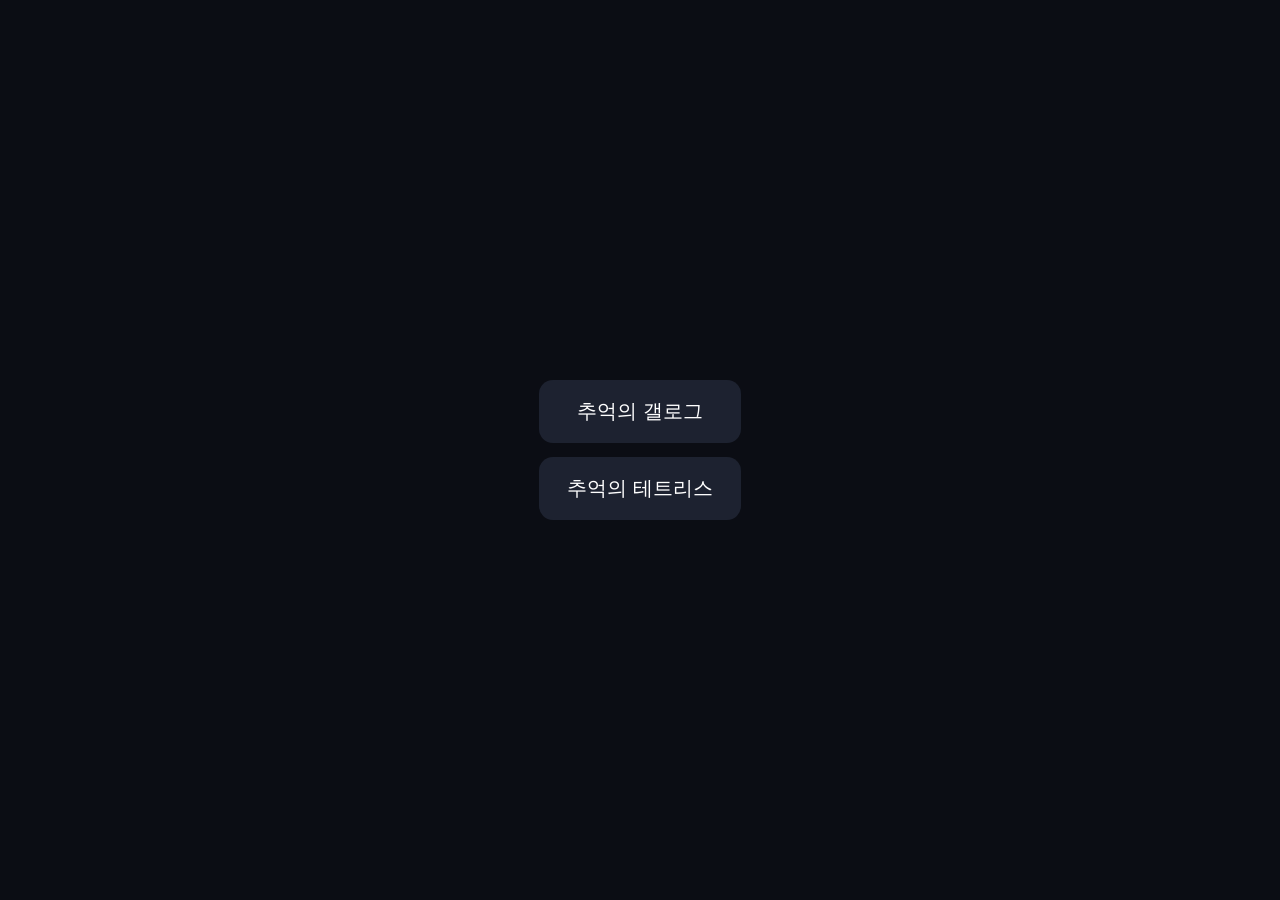
<file: index.html>
<!doctype html>
<html lang="ko"><head><meta charset="utf-8"><meta name="viewport" content="width=device-width,initial-scale=1"><title>추억의 게임</title>
<style>body{margin:0;min-height:100vh;display:grid;place-items:center;background:#0b0d14;color:#e8ecf4;font-family:system-ui,"Noto Sans KR",sans-serif}a{display:block;margin:14px;padding:18px 28px;border-radius:14px;background:#1d2230;color:#fff;text-decoration:none;font-size:20px;text-align:center}</style></head>
<body><div><a href="galaga/">추억의 갤로그</a><a href="tetris/">추억의 테트리스</a></div></body></html>
</file>
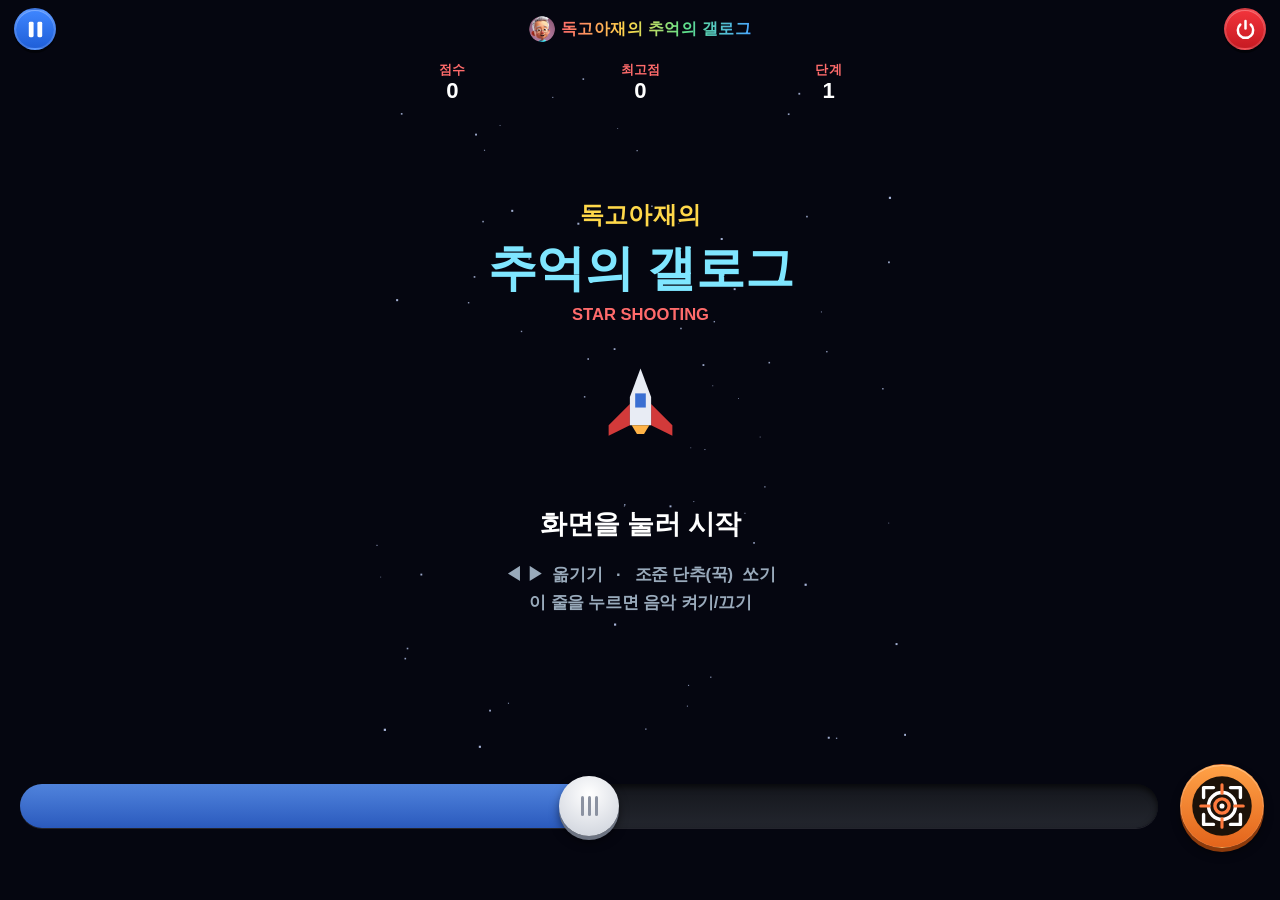
<file: galaga/index.html>
<!doctype html>
<html lang="ko">
<head>
<meta charset="utf-8">
<meta name="viewport" content="width=device-width, initial-scale=1, viewport-fit=cover, user-scalable=no">
<meta name="apple-mobile-web-app-capable" content="yes">
<meta name="mobile-web-app-capable" content="yes">
<meta name="apple-mobile-web-app-status-bar-style" content="black-translucent">
<meta name="apple-mobile-web-app-title" content="갤로그">
<meta name="theme-color" content="#050610">
<link rel="manifest" href="manifest.webmanifest">
<link rel="apple-touch-icon" href="icons/apple-touch-icon.png">
<link rel="icon" href="icons/icon-192.png">
<title>독고아재의 추억의 갤로그</title>
<link rel="stylesheet" href="style.css">
</head>
<body>
<div id="app">
  <header id="top">
    <button id="pause" class="rb" aria-label="멈춤/계속"><svg viewBox="0 0 24 24"><rect x="5" y="4" width="5" height="16" rx="1.5" fill="#fff"/><rect x="14" y="4" width="5" height="16" rx="1.5" fill="#fff"/></svg></button>
    <span class="ttl"><img src="icons/character.png" alt="" width="26" height="26"><b>독고아재의 추억의 갤로그</b></span>
    <button id="quit" class="rb" aria-label="끝내기"><svg viewBox="0 0 24 24" fill="none" stroke="#fff" stroke-width="2.6" stroke-linecap="round"><path d="M12 3v8"/><path d="M6.6 6.8a8 8 0 1 0 10.8 0"/></svg></button>
  </header>
  <main id="stage"><canvas id="c" aria-label="게임 화면"></canvas></main>
  <footer id="pad">
    <div id="slider" aria-label="좌우 이동 슬라이더"><div id="fill"></div><div id="thumb"><i></i><i></i><i></i></div></div>
    <button data-k="fire" class="fire" aria-label="쏘기"><svg viewBox="0 0 48 48"><circle cx="24" cy="24" r="21" fill="#1c1209"/><path d="M11 18v-7h7M30 11h7v7M37 30v7h-7M18 37h-7v-7" fill="none" stroke="#fff" stroke-width="2.4" stroke-linecap="round" stroke-linejoin="round"/><circle cx="24" cy="24" r="9.5" fill="none" stroke="#fff" stroke-width="2.4"/><circle cx="24" cy="24" r="5" fill="none" stroke="#ff7a3d" stroke-width="2.4"/><circle cx="24" cy="24" r="1.8" fill="#fff"/><path d="M24 9v6M24 33v6M9 24h6M33 24h6" stroke="#ff7a3d" stroke-width="2.2" stroke-linecap="round"/></svg></button>
  </footer>
</div>
<script src="galaga.js"></script>
<script>if ('serviceWorker' in navigator && location.protocol.startsWith('http')) navigator.serviceWorker.register('sw.js').catch(() => {});</script>
</body>
</html>
</file>
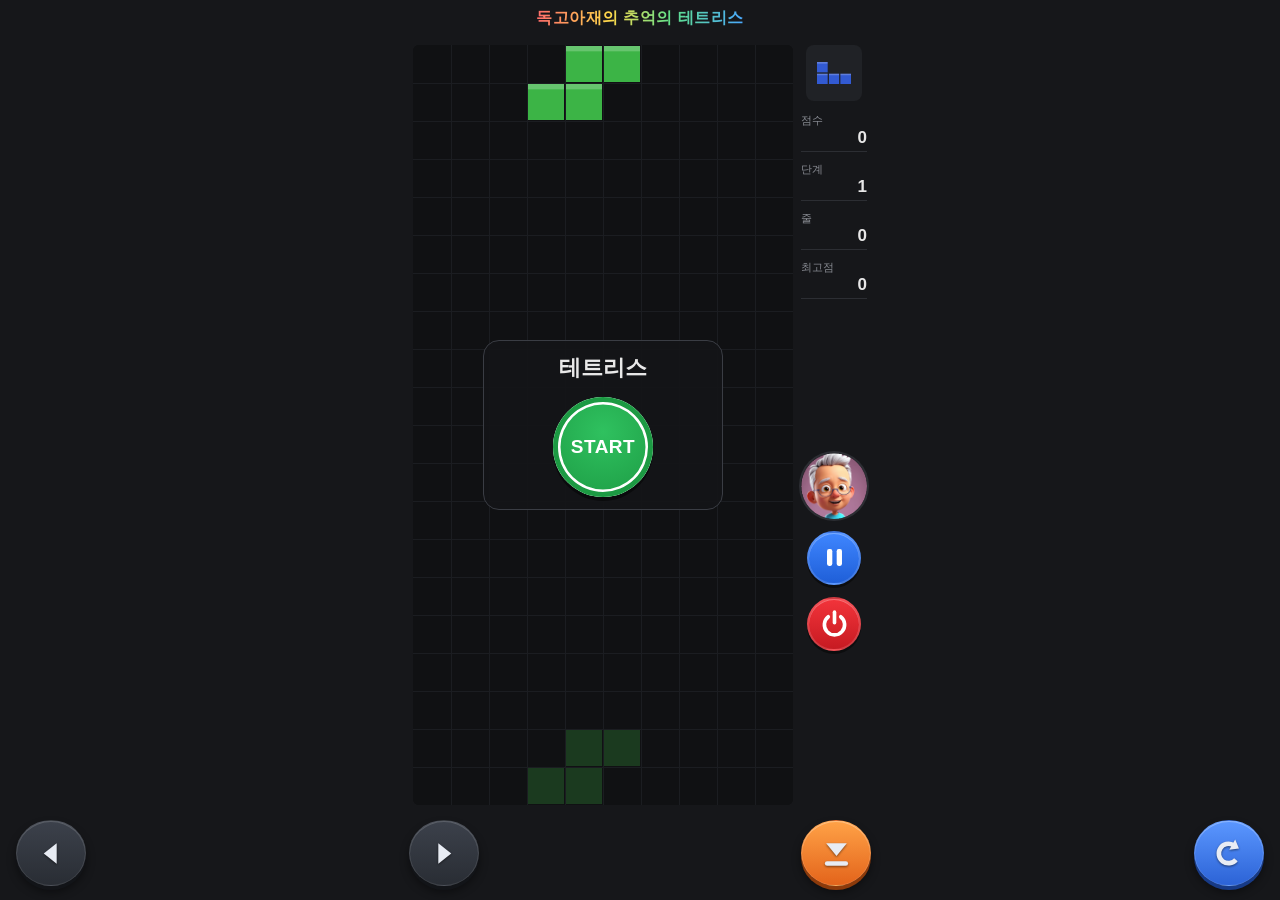
<file: tetris/index.html>
<!doctype html>
<html lang="ko">
<head>
<meta charset="utf-8">
<meta name="viewport" content="width=device-width, initial-scale=1, viewport-fit=cover, user-scalable=no">
<meta name="apple-mobile-web-app-capable" content="yes">
<meta name="mobile-web-app-capable" content="yes">
<meta name="apple-mobile-web-app-status-bar-style" content="black-translucent">
<meta name="apple-mobile-web-app-title" content="테트리스">
<meta name="theme-color" content="#16171a">
<link rel="manifest" href="manifest.webmanifest">
<link rel="apple-touch-icon" href="icons/apple-touch-icon.png">
<link rel="icon" href="icons/icon-192.png">
<title>테트리스</title>
<link rel="stylesheet" href="style.css">
</head>
<body>
<div id="app">
  <header id="top"><span>독고아재의 추억의 테트리스</span></header>
  <main id="stage">
    <div id="field">
      <div id="bw">
        <canvas id="board"></canvas>
        <div id="msg" hidden><div id="msgTitle"></div><div id="msgSub"></div><div class="btns"><button id="msgBtn" class="go"></button><button id="quitBtn" class="go round quit" aria-label="끝내기" hidden><svg viewBox="0 0 24 24" fill="none" stroke="#fff" stroke-width="2.8" stroke-linecap="round"><path d="M7.2 6.8A7.84 7.84 0 1 0 16.8 6.8"/><path d="M12 3.2v8.2"/></svg></button></div></div>
      </div>
      <aside id="side">
        <canvas id="next" width="96" height="96" aria-label="다음 블록"></canvas>
        <div class="stats">
          <div><span>점수</span><b id="score">0</b></div>
          <div><span>단계</span><b id="level">1</b></div>
          <div><span>줄</span><b id="lines">0</b></div>
          <div><span>최고점</span><b id="best">0</b></div>
        </div>
        <img id="mascot" src="icons/character.png" alt="" width="66" height="66" draggable="false">
        <button id="pause" class="rb" aria-label="멈춤">
          <svg class="ic-pause" viewBox="0 0 24 24"><rect x="6.2" y="5.5" width="4.1" height="13" rx="1.6" fill="#fff"/><rect x="13.7" y="5.5" width="4.1" height="13" rx="1.6" fill="#fff"/></svg>
          <svg class="ic-play" viewBox="0 0 24 24"><path d="M8.5 5.5l10 6.5-10 6.5z" fill="#fff" stroke="#fff" stroke-width="1.6" stroke-linejoin="round"/></svg>
        </button>
        <button id="sideQuit" class="rb" aria-label="끝내기">
          <svg viewBox="0 0 24 24" fill="none" stroke="#fff" stroke-width="2.8" stroke-linecap="round"><path d="M7.2 6.8A7.84 7.84 0 1 0 16.8 6.8"/><path d="M12 3.2v8.2"/></svg>
        </button>
      </aside>
    </div>
  </main>
  <footer id="pad">
    <button data-k="left" aria-label="왼쪽"><svg viewBox="0 0 24 24"><path d="M16 4 6 12l10 8z" fill="currentColor"/></svg></button>
    <button data-k="right" aria-label="오른쪽"><svg viewBox="0 0 24 24"><path d="M8 4l10 8-10 8z" fill="currentColor"/></svg></button>
    <button data-k="drop" class="drop" aria-label="한번에 내리기"><svg viewBox="0 0 24 24"><path d="M4 4l8 10 8-10z" fill="currentColor"/><rect x="3" y="18" width="18" height="3.4" rx="1.7" fill="currentColor"/></svg></button>
    <button data-k="rot" class="rot" aria-label="돌리기"><svg viewBox="0 0 24 24"><path d="M17.75 16.82A7.5 7.5 0 1 1 15.75 5.5" fill="none" stroke="currentColor" stroke-width="3.6"/><path d="M20.1 8.1L17.2 1.1 12.6 9z" fill="currentColor"/></svg></button>
  </footer>
</div>
<script src="tetris.js"></script>
</body>
</html>
</file>
<file: galaga/style.css>
html, body { margin: 0; height: 100%; background: #050610; overflow: hidden; overscroll-behavior: none;
  -webkit-user-select: none; user-select: none; -webkit-touch-callout: none; -webkit-tap-highlight-color: transparent; }
#app { position: fixed; inset: 0; display: flex; flex-direction: column; padding-top: env(safe-area-inset-top); box-sizing: border-box; }
#stage { flex: 1; min-height: 0; display: flex; align-items: center; justify-content: center; overflow: hidden; }
canvas { display: block; background: #050610; touch-action: none; }
#pad { position: relative; z-index: 2; display: flex; justify-content: space-between; align-items: center; gap: 0;
  padding: 6px 16px calc(52px + env(safe-area-inset-bottom)); }
#slider { position: relative; flex: 1; height: 44px; margin-right: 22px; margin-left: 4px; border-radius: 22px; touch-action: none; cursor: pointer;
  background: linear-gradient(180deg, #14161c, #23262e); box-shadow: inset 0 3px 6px rgba(0,0,0,.65), 0 1px 0 rgba(255,255,255,.12); overflow: visible; }
#fill { position: absolute; left: 0; top: 0; bottom: 0; width: 0; border-radius: 22px; background: linear-gradient(180deg, #5b97ff, #2c63d6); opacity: .85; }
#thumb { position: absolute; left: 0; top: 50%; margin-top: -30px; width: 60px; height: 60px; border-radius: 50%; display: flex; align-items: center; justify-content: center; gap: 4px;
  background: radial-gradient(circle at 50% 30%, #fff, #c9ced8); box-shadow: 0 4px 0 #6d7482, 0 6px 10px rgba(0,0,0,.5); }
#thumb i { width: 3px; height: 20px; border-radius: 2px; background: #8b92a1; }
#slider.on #thumb { filter: brightness(1.06); }
#pad > button { width: 68px; height: 68px; border-radius: 50%; display: grid; place-items: center; color: #e8ecf4; touch-action: none; cursor: pointer;
  border: 1px solid rgba(255,255,255,.09);
  background: linear-gradient(180deg, #3c414b 0%, #292d34 100%);
  box-shadow: 0 4px 0 #121418, 0 6px 10px rgba(0,0,0,.45), inset 0 1px 0 rgba(255,255,255,.16); transition: transform .04s, box-shadow .04s; }
#pad > button svg { width: 31px; height: 31px; filter: drop-shadow(0 1px 1px rgba(0,0,0,.5)); }
#pad > button.fire { width: 84px; height: 84px; background: linear-gradient(180deg, #ffa247 0%, #e3641b 100%);
  box-shadow: 0 4px 0 #8c3a0b, 0 6px 10px rgba(0,0,0,.45), inset 0 1px 0 rgba(255,255,255,.32); }
#pad > button.fire svg { width: 68px; height: 68px; filter: none; }
#pad > button.on { transform: translateY(3px); filter: brightness(1.18); box-shadow: 0 1px 0 #0c0d10, 0 2px 4px rgba(0,0,0,.45); }
#mid { display: flex; flex-direction: column; gap: 10px; }
.rb { width: 46px; height: 46px; padding: 0; border: 2px solid rgba(255,255,255,.14); border-radius: 50%; display: grid; place-items: center; cursor: pointer;
  box-shadow: 0 3px 0 rgba(0,0,0,.45), inset 0 1px 0 rgba(255,255,255,.3); touch-action: none; }
.rb svg { width: 25px; height: 25px; }
#pause { background: linear-gradient(180deg, #3f86ff, #1f5fd8); }
#quit { background: linear-gradient(180deg, #f2343b, #c71a22); }
.rb:active { transform: translateY(2px); filter: brightness(1.15); }
#top { display: flex; align-items: center; justify-content: space-between; padding: 8px 14px 0; }
#top .rb { width: 42px; height: 42px; }
#top .rb svg { width: 23px; height: 23px; }
#top span.ttl { display: flex; align-items: center; gap: 6px; }
#top span.ttl img { width: 26px; height: 26px; border-radius: 50%; object-fit: cover; }
#top span.ttl { font-size: 16px; font-weight: 800; letter-spacing: .5px; }
#top span.ttl::after { content: none; }
#top span.ttl b { background: linear-gradient(90deg, #ff6b6b, #ffd84a 35%, #5fe08a 65%, #4aa8ff); -webkit-background-clip: text; background-clip: text; color: transparent; }
</file>
<file: tetris/style.css>
:root { --bg: #16171a; --panel: #202226; --ink: #e8e8e8; --gray: #8a8d94; --btn: #2d3036; --accent: #2f7bf0; }
* { box-sizing: border-box; -webkit-tap-highlight-color: transparent; }
html, body { margin: 0; height: 100%; background: var(--bg); color: var(--ink); overflow: hidden; overscroll-behavior: none;
  font-family: -apple-system, "Apple SD Gothic Neo", "Noto Sans KR", "Malgun Gothic", sans-serif; touch-action: manipulation;
  -webkit-user-select: none; user-select: none; -webkit-touch-callout: none; }
#app { height: 100dvh; display: flex; flex-direction: column; padding-top: env(safe-area-inset-top); }
#stage { flex: 1; min-height: 0; display: grid; place-items: center; padding: 6px 8px 0; }
#field { display: flex; gap: 8px; align-items: stretch; }
#bw { position: relative; }
#board { display: block; background: #101113; border-radius: 6px; touch-action: none; }
#side { width: 66px; display: flex; flex-direction: column; align-items: center; gap: 12px; }
#next { width: 56px; height: 56px; background: var(--panel); border-radius: 8px; }
.stats { width: 100%; display: flex; flex-direction: column; gap: 10px; }
.stats div { display: flex; flex-direction: column; border-bottom: 1px solid #2c2e33; padding-bottom: 3px; }
.stats span { font-size: 11px; color: var(--gray); }
.stats b { font-size: 17px; font-variant-numeric: tabular-nums; text-align: right; }
#mascot { margin-top: auto; width: 66px; height: 66px; border-radius: 50%; pointer-events: none; box-shadow: 0 0 0 2px #2c2e33; }
#msg { position: absolute; inset: 0; margin: auto; width: min(240px, 92%); height: 170px; background: rgba(20,21,24,.94); border: 1px solid #3a3d44; border-radius: 16px;
  display: flex; flex-direction: column; align-items: center; justify-content: center; gap: 8px; text-align: center; }
#msg[hidden] { display: none; }
#msgTitle { font-size: 22px; font-weight: 700; }
#msgSub { font-size: 14px; color: var(--gray); }
.btns { display: flex; gap: 8px; justify-content: center; }
.go { margin-top: 6px; padding: 12px 24px; border: 0; border-radius: 12px; background: var(--accent); color: #fff; font-size: 17px; font-weight: 600; }
.go.quit { background: #3a3d44; }
.go[hidden] { display: none; }
#pad { display: grid; grid-template-columns: repeat(4, 1fr); gap: 8px; padding: 6px 10px calc(14px + env(safe-area-inset-bottom)); }
#pad button { height: 62px; display: grid; place-items: center; color: #e8ecf4; touch-action: none; cursor: pointer;
  border: 1px solid rgba(255,255,255,.09); border-radius: 18px;
  background: linear-gradient(180deg, #3c414b 0%, #292d34 100%);
  box-shadow: 0 4px 0 #121418, 0 6px 10px rgba(0,0,0,.45), inset 0 1px 0 rgba(255,255,255,.16);
  transition: transform .04s, box-shadow .04s; }
#pad button svg { width: 28px; height: 28px; filter: drop-shadow(0 1px 1px rgba(0,0,0,.5)); }
#pad button.rot { background: linear-gradient(180deg, #5b97ff 0%, #2c63d6 100%); box-shadow: 0 4px 0 #173a86, 0 6px 10px rgba(0,0,0,.45), inset 0 1px 0 rgba(255,255,255,.3); }
#pad button.drop { background: linear-gradient(180deg, #ffa247 0%, #e3641b 100%); box-shadow: 0 4px 0 #8c3a0b, 0 6px 10px rgba(0,0,0,.45), inset 0 1px 0 rgba(255,255,255,.32); }
#pad button:active, #pad button.on { transform: translateY(3px); filter: brightness(1.18);
  box-shadow: 0 1px 0 #0c0d10, 0 2px 4px rgba(0,0,0,.45), inset 0 1px 0 rgba(255,255,255,.12); }
#top { text-align: center; padding: 8px 0 0; }
#top span { font-size: 16px; font-weight: 800; letter-spacing: .5px;
  background: linear-gradient(90deg, #ff6b6b, #ffd84a 35%, #5fe08a 65%, #4aa8ff); -webkit-background-clip: text; background-clip: text; color: transparent; }
.rb { width: 54px; height: 54px; padding: 0; border: 2px solid rgba(255,255,255,.14); border-radius: 50%; display: grid; place-items: center; cursor: pointer;
  box-shadow: 0 3px 0 rgba(0,0,0,.45), inset 0 1px 0 rgba(255,255,255,.3); transition: transform .04s, box-shadow .04s; }
.rb svg { width: 31px; height: 31px; }
#pause { background: linear-gradient(180deg, #3f86ff, #1f5fd8); }
#sideQuit { background: linear-gradient(180deg, #f2343b, #c71a22); }
.rb:active { transform: translateY(2px); box-shadow: 0 1px 0 rgba(0,0,0,.45); filter: brightness(1.15); }
#pause .ic-play { display: none; }
#pause.is-paused .ic-play { display: block; }
#pause.is-paused .ic-pause { display: none; }
#sideQuit { margin-bottom: auto; }
#side { padding-bottom: 12px; }
#msgSub:empty { display: none; }
.go.start { width: 100px; height: 100px; padding: 0; margin-top: 4px; border-radius: 50%; border: 0;
  background: radial-gradient(circle at 50% 35%, #2fc15f, #1c9a43);
  box-shadow: inset 0 0 0 5px #1c9a43, inset 0 0 0 7.5px #fff, 0 4px 0 rgba(0,0,0,.45);
  font-size: 19px; font-weight: 800; letter-spacing: .5px; color: #fff; }
.go.start:active { transform: translateY(2px); filter: brightness(1.12); }
/* 하단 단추: 원형 */
#pad { display: flex; justify-content: space-between; gap: 0; padding: 6px 16px calc(14px + env(safe-area-inset-bottom)); }
#pad button { width: 70px; height: 66px; border-radius: 50%; }
#pad button svg { width: 31px; height: 31px; }
#pad { position: relative; z-index: 2; }
#stage { grid-template-rows: minmax(0, 1fr); overflow: hidden; }
/* 창 안의 단추도 원형 */
.btns { gap: 18px; align-items: center; }
.go.round { width: 72px; height: 72px; padding: 0; margin-top: 6px; border-radius: 50%; display: grid; place-items: center; cursor: pointer;
  border: 2px solid rgba(255,255,255,.14); box-shadow: 0 3px 0 rgba(0,0,0,.45), inset 0 1px 0 rgba(255,255,255,.3); }
.go.round svg { width: 36px; height: 36px; }
.go.resume { background: linear-gradient(180deg, #3f86ff, #1f5fd8); }
.go.again { background: linear-gradient(180deg, #2fc15f, #1c9a43); }
.go.quit { background: linear-gradient(180deg, #f2343b, #c71a22); }
.go.round:active { transform: translateY(2px); filter: brightness(1.15); }
.go.start { width: 100px; height: 100px; }
.go.start { border: 0; background: radial-gradient(circle at 50% 35%, #2fc15f, #1c9a43);
  box-shadow: inset 0 0 0 5px #1c9a43, inset 0 0 0 7.5px #fff, 0 4px 0 rgba(0,0,0,.45); font-size: 19px; font-weight: 800; letter-spacing: .5px; color: #fff; }
.go[hidden], #quitBtn[hidden] { display: none !important; }
/* 폰의 글씨 크기를 크게 해 둔 경우: 오른쪽 열이 게임판보다 길어지면 단계별로 줄인다 (tetris.js fit) */
#side { min-height: 0; }
#side.c1 #mascot { display: none; }
#side.c2 { gap: 6px; }
#side.c2 .stats { gap: 4px; }
#side.c2 .stats b { font-size: 15px; line-height: 1.1; }
#side.c2 .stats span { font-size: 10px; line-height: 1.1; }
#side.c2 #next { width: 46px; height: 46px; }
#side.c2 .rb { width: 46px; height: 46px; }
#side.c3 #next { display: none; }
#side.c3 .rb { width: 40px; height: 40px; }
</file>
